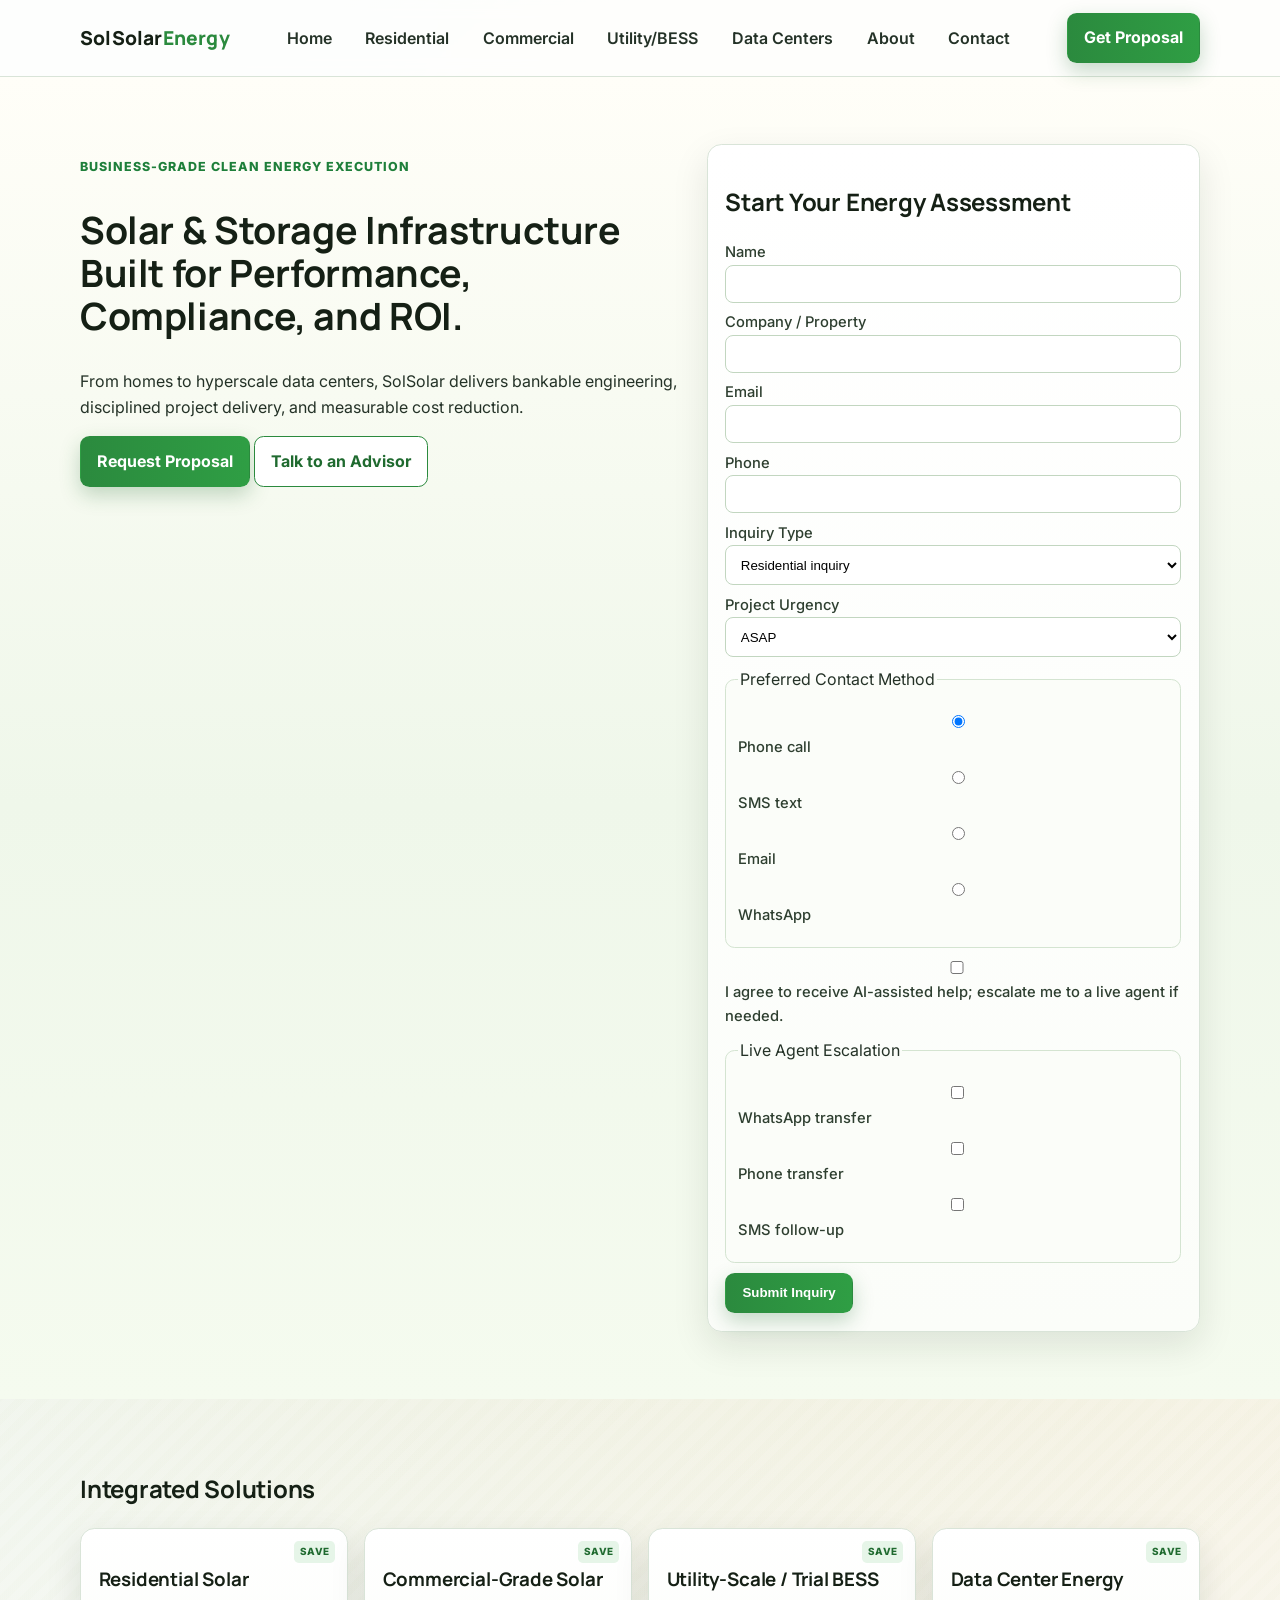
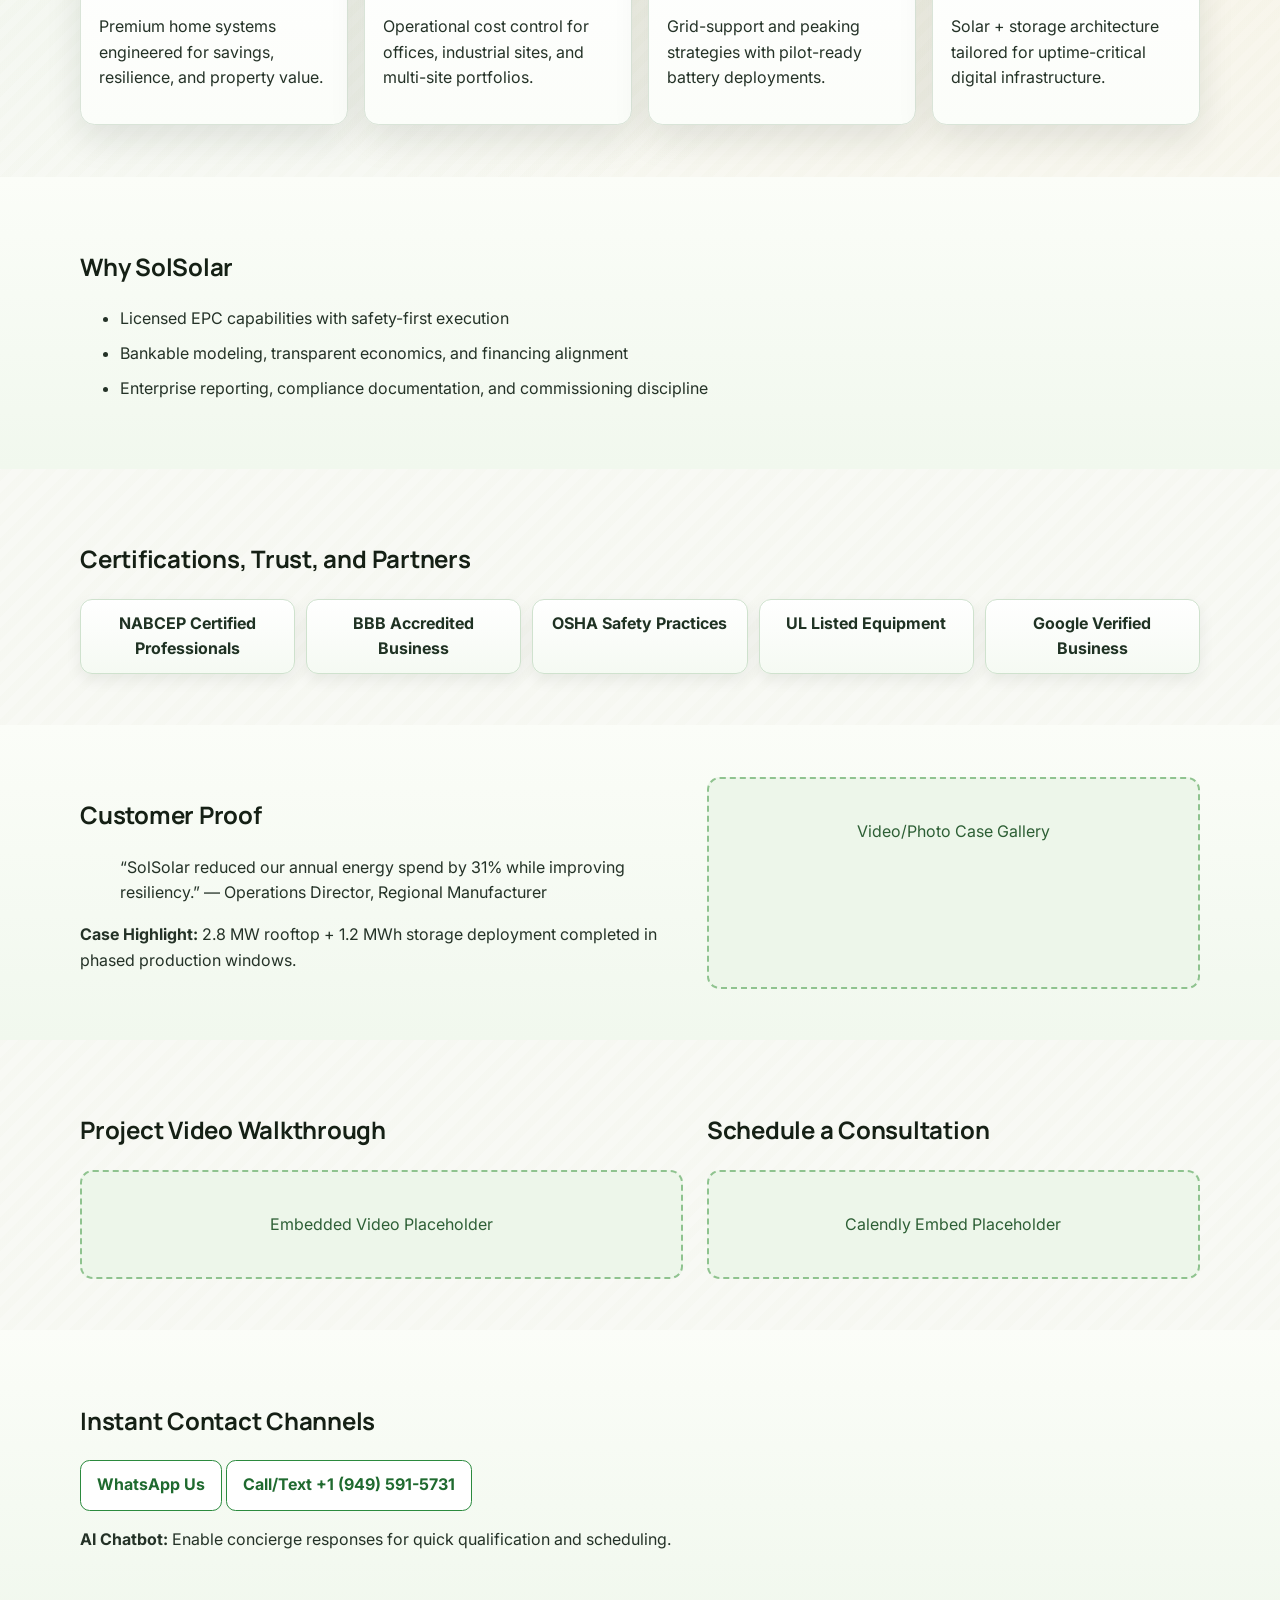
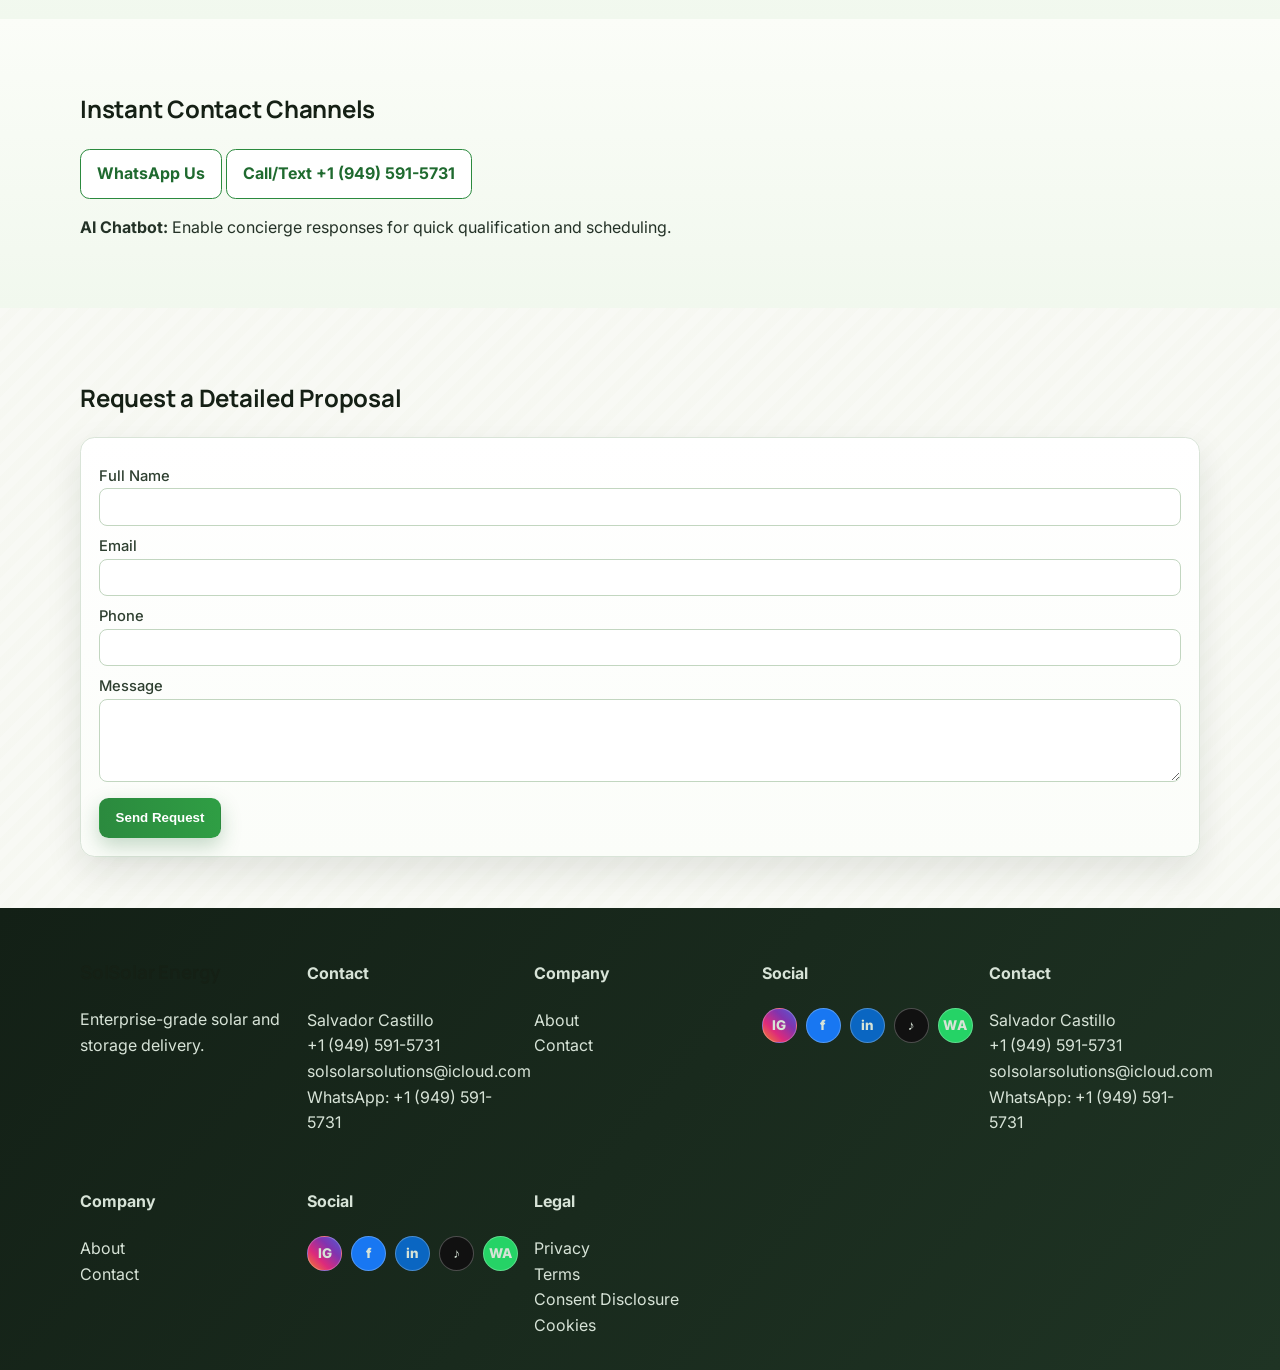
<file: index.html>
<!doctype html>
<html lang="en">
<head>
  <meta charset="UTF-8" />
  <meta name="viewport" content="width=device-width, initial-scale=1.0" />
  <title>SolSolar Energy | Enterprise Solar & Storage Solutions</title>
  <link rel="preconnect" href="https://fonts.googleapis.com">
  <link rel="preconnect" href="https://fonts.gstatic.com" crossorigin>
  <link href="https://fonts.googleapis.com/css2?family=Inter:wght@400;500;600;700;800&family=Manrope:wght@600;700;800&display=swap" rel="stylesheet">
  <link rel="stylesheet" href="css/styles.css" />
</head>
<body>
  <header class="site-header">
    <nav class="container nav" aria-label="Main navigation">
      <a class="brand" href="index.html">SolSolar<span>Energy</span></a>
      <button class="menu-toggle" aria-expanded="false" aria-controls="nav-links">Menu</button>
      <ul id="nav-links" class="nav-links">
        <li><a href="index.html">Home</a></li>
        <li><a href="pages/residential.html">Residential</a></li>
        <li><a href="pages/commercial.html">Commercial</a></li>
        <li><a href="pages/utility-bess.html">Utility/BESS</a></li>
        <li><a href="pages/data-center.html">Data Centers</a></li>
        <li><a href="pages/about.html">About</a></li>
        <li><a href="pages/contact.html">Contact</a></li>
      </ul>
      <a class="btn btn-primary" href="#lead-form">Get Proposal</a>
    </nav>
  </header>

  <main>
    <section class="hero">
      <div class="container grid-2">
        <div>
          <p class="eyebrow">Business-grade clean energy execution</p>
          <h1>Solar & Storage Infrastructure Built for Performance, Compliance, and ROI.</h1>
          <p>From homes to hyperscale data centers, SolSolar delivers bankable engineering, disciplined project delivery, and measurable cost reduction.</p>
          <div class="cta-row">
            <a class="btn btn-primary" href="#lead-form">Request Proposal</a>
            <a class="btn btn-secondary" href="pages/contact.html">Talk to an Advisor</a>
          </div>
        </div>
        <form id="lead-form" class="card form-card" aria-label="Quick lead form">
          <h2>Start Your Energy Assessment</h2>
          <label>Name <input required type="text" name="name"></label>
          <label>Company / Property <input required type="text" name="company"></label>
          <label>Email <input required type="email" name="email"></label>
          <label>Phone <input required type="tel" name="phone"></label>
          <label>Inquiry Type
            <select name="inquiry_type" required>
              <option>Residential inquiry</option>
              <option>Commercial inquiry</option>
              <option>Utility/BESS inquiry</option>
              <option>Data center inquiry</option>
              <option>Need solar ASAP (fast-track)</option>
            </select>
          </label>
          <label>Project Urgency
            <select name="urgency" required>
              <option>ASAP</option><option>30 days</option><option>3-6 months</option><option>Exploring options</option>
            </select>
          </label>
          <fieldset>
            <legend>Preferred Contact Method</legend>
            <label><input type="radio" name="contact_pref" checked> Phone call</label>
            <label><input type="radio" name="contact_pref"> SMS text</label>
            <label><input type="radio" name="contact_pref"> Email</label>
            <label><input type="radio" name="contact_pref"> WhatsApp</label>
          </fieldset>
          <label><input type="checkbox" required> I agree to receive AI-assisted help; escalate me to a live agent if needed.</label>
          <fieldset>
            <legend>Live Agent Escalation</legend>
            <label><input type="checkbox"> WhatsApp transfer</label>
            <label><input type="checkbox"> Phone transfer</label>
            <label><input type="checkbox"> SMS follow-up</label>
          </fieldset>
          <button class="btn btn-primary" type="submit">Submit Inquiry</button>
          <!-- CRM/Webhook integration point: POST form data to your endpoint -->
        </form>
      </div>
    </section>

    <section class="section container">
      <h2>Integrated Solutions</h2>
      <div class="cards-4">
        <a class="card" href="pages/residential.html"><h3>Residential Solar</h3><p>Premium home systems engineered for savings, resilience, and property value.</p></a>
        <a class="card" href="pages/commercial.html"><h3>Commercial-Grade Solar</h3><p>Operational cost control for offices, industrial sites, and multi-site portfolios.</p></a>
        <a class="card" href="pages/utility-bess.html"><h3>Utility-Scale / Trial BESS</h3><p>Grid-support and peaking strategies with pilot-ready battery deployments.</p></a>
        <a class="card" href="pages/data-center.html"><h3>Data Center Energy</h3><p>Solar + storage architecture tailored for uptime-critical digital infrastructure.</p></a>
      </div>
    </section>

    <section class="section alt"><div class="container"><h2>Why SolSolar</h2><ul class="icon-list"><li>Licensed EPC capabilities with safety-first execution</li><li>Bankable modeling, transparent economics, and financing alignment</li><li>Enterprise reporting, compliance documentation, and commissioning discipline</li></ul></div></section>
    <section class="section container">
      <h2>Certifications, Trust, and Partners</h2>
      <div class="trust-badges" aria-label="Trust badges">
        <span class="trust-badge" title="North American Board of Certified Energy Practitioners">NABCEP Certified Professionals</span>
        <span class="trust-badge" title="Better Business Bureau">BBB Accredited Business</span>
        <span class="trust-badge" title="Occupational Safety and Health Administration">OSHA Safety Practices</span>
        <span class="trust-badge" title="Underwriters Laboratories">UL Listed Equipment</span>
        <span class="trust-badge" title="Google Business Profile">Google Verified Business</span>
      </div>
    </section>
    <section class="section alt"><div class="container grid-2"><div><h2>Customer Proof</h2><blockquote>“SolSolar reduced our annual energy spend by 31% while improving resiliency.” — Operations Director, Regional Manufacturer</blockquote><p><strong>Case Highlight:</strong> 2.8 MW rooftop + 1.2 MWh storage deployment completed in phased production windows.</p></div><div class="media">Video/Photo Case Gallery</div></div></section>
    <section class="section container grid-2"><div><h2>Project Video Walkthrough</h2><div class="media">Embedded Video Placeholder</div><!-- Calendly integration point below --></div><div><h2>Schedule a Consultation</h2><div class="media">Calendly Embed Placeholder</div><!-- Calendly embed script goes here --></div></section>
    <section class="section alt"><div class="container"><h2>Instant Contact Channels</h2><p><a class="btn btn-secondary" href="https://api.whatsapp.com/send?phone=19495915731&text=Hi%20Salvador%2C%20I%20want%20a%20solar%20quote." target="_blank" rel="noopener">WhatsApp Us</a> <a class="btn btn-secondary" href="tel:+19495915731">Call/Text +1 (949) 591-5731</a></p><!-- WhatsApp deep link integration point --><p><strong>AI Chatbot:</strong> Enable concierge responses for quick qualification and scheduling. <!-- AI chatbot widget integration point --></p></div></section>
    <section class="section alt"><div class="container"><h2>Instant Contact Channels</h2><p><a class="btn btn-secondary" href="https://wa.me/19495915731" target="_blank" rel="noopener">WhatsApp Us</a> <a class="btn btn-secondary" href="tel:+19495915731">Call/Text +1 (949) 591-5731</a></p><!-- WhatsApp deep link integration point --><p><strong>AI Chatbot:</strong> Enable concierge responses for quick qualification and scheduling. <!-- AI chatbot widget integration point --></p></div></section>

    <section class="section container">
      <h2>Request a Detailed Proposal</h2>
      <form class="card form-card">
        <label>Full Name <input required type="text"></label>
        <label>Email <input required type="email"></label>
        <label>Phone <input required type="tel"></label>
        <label>Message <textarea rows="4"></textarea></label>
        <button class="btn btn-primary" type="submit">Send Request</button>
      </form>
    </section>
  </main>

  <footer class="site-footer">
    <div class="container footer-grid">
      <div><h3>SolSolar Energy</h3><p>Enterprise-grade solar and storage delivery.</p></div>
      <div><h4>Contact</h4><p>Salvador Castillo<br>+1 (949) 591-5731<br>solsolarsolutions@icloud.com<br><a href="https://api.whatsapp.com/send?phone=19495915731&text=Hi%20Salvador%2C%20I%20want%20a%20solar%20quote." target="_blank" rel="noopener">WhatsApp: +1 (949) 591-5731</a></p></div>
      <div><h4>Company</h4><a href="pages/about.html">About</a><br><a href="pages/contact.html">Contact</a></div>
      <div>
        <h4>Social</h4>
        <div class="social-links" aria-label="Social media">
          <a class="social-btn instagram" href="https://www.instagram.com/" target="_blank" rel="noopener" aria-label="Instagram">IG</a>
          <a class="social-btn facebook" href="https://www.facebook.com/" target="_blank" rel="noopener" aria-label="Facebook">f</a>
          <a class="social-btn linkedin" href="https://www.linkedin.com/" target="_blank" rel="noopener" aria-label="LinkedIn">in</a>
          <a class="social-btn tiktok" href="https://www.tiktok.com/" target="_blank" rel="noopener" aria-label="TikTok">♪</a>
          <a class="social-btn whatsapp" href="https://wa.me/19495915731" target="_blank" rel="noopener" aria-label="WhatsApp">WA</a>
        </div>
      </div>
      <div><h4>Contact</h4><p>Salvador Castillo<br>+1 (949) 591-5731<br>solsolarsolutions@icloud.com<br><a href="https://wa.me/19495915731" target="_blank" rel="noopener">WhatsApp: +1 (949) 591-5731</a></p></div>
      <div><h4>Company</h4><a href="pages/about.html">About</a><br><a href="pages/contact.html">Contact</a></div>
      <div>
        <h4>Social</h4>
        <div class="social-links" aria-label="Social media">
          <a class="social-btn instagram" href="https://www.instagram.com/" target="_blank" rel="noopener" aria-label="Instagram">IG</a>
          <a class="social-btn facebook" href="https://www.facebook.com/" target="_blank" rel="noopener" aria-label="Facebook">f</a>
          <a class="social-btn linkedin" href="https://www.linkedin.com/" target="_blank" rel="noopener" aria-label="LinkedIn">in</a>
          <a class="social-btn tiktok" href="https://www.tiktok.com/" target="_blank" rel="noopener" aria-label="TikTok">♪</a>
          <a class="social-btn whatsapp" href="https://wa.me/19495915731" target="_blank" rel="noopener" aria-label="WhatsApp">WA</a>
        </div>
      </div>
      <div><h4>Legal</h4><a href="legal/privacy.html">Privacy</a><br><a href="legal/terms.html">Terms</a><br><a href="legal/consent.html">Consent Disclosure</a><br><a href="legal/cookies.html">Cookies</a></div>
    </div>
  </footer>
  <script src="js/main.js"></script>
</body>
</html>
</file>
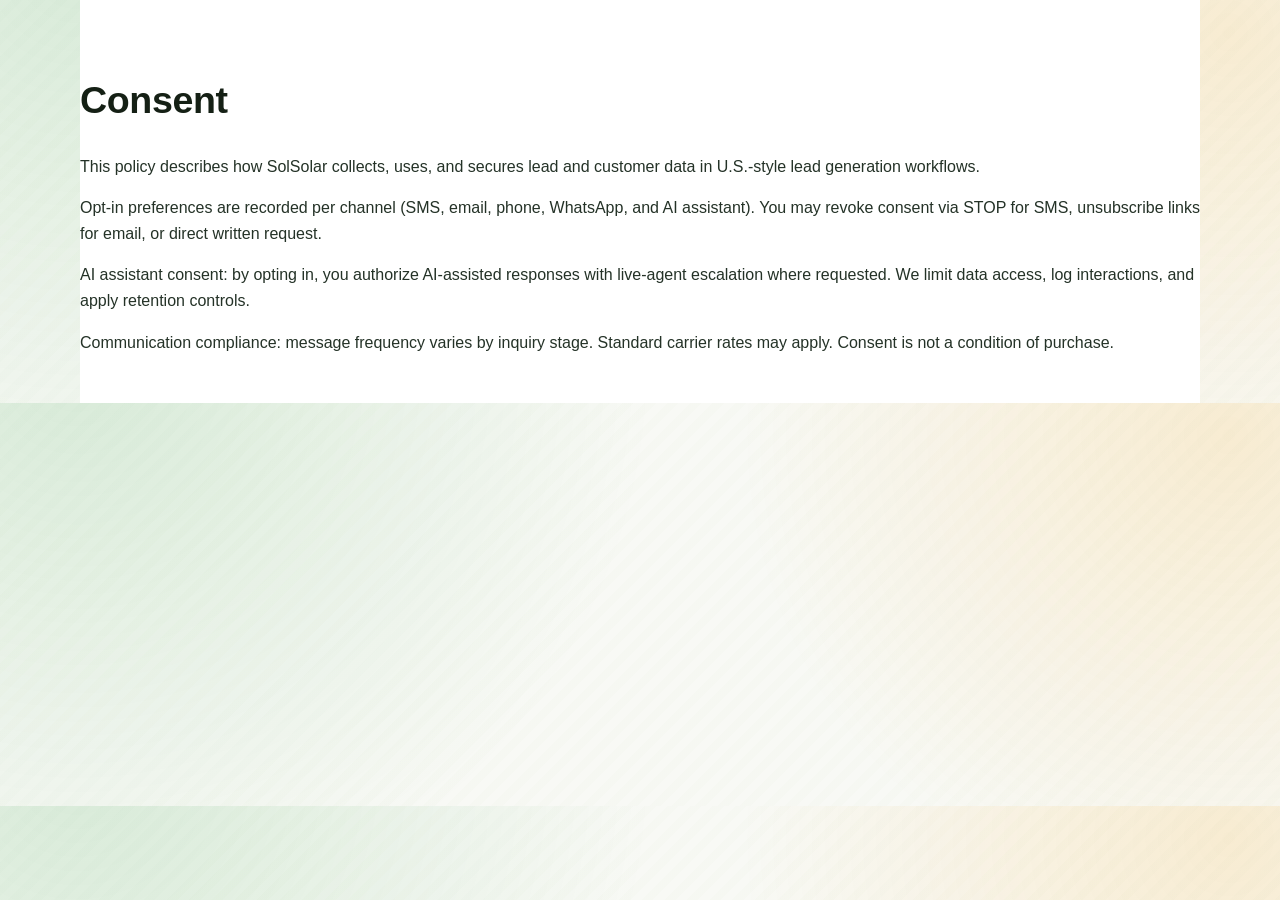
<file: legal/consent.html>
<!doctype html><html lang='en'><head><meta charset='UTF-8'><meta name='viewport' content='width=device-width,initial-scale=1'><title>Consent | SolSolar Legal</title><link rel='stylesheet' href='../css/styles.css'></head><body><main class='container'><section class='page-hero'><h1>Consent</h1><p>This policy describes how SolSolar collects, uses, and secures lead and customer data in U.S.-style lead generation workflows.</p><p>Opt-in preferences are recorded per channel (SMS, email, phone, WhatsApp, and AI assistant). You may revoke consent via STOP for SMS, unsubscribe links for email, or direct written request.</p><p>AI assistant consent: by opting in, you authorize AI-assisted responses with live-agent escalation where requested. We limit data access, log interactions, and apply retention controls.</p><p>Communication compliance: message frequency varies by inquiry stage. Standard carrier rates may apply. Consent is not a condition of purchase.</p></section></main></body></html>
</file>
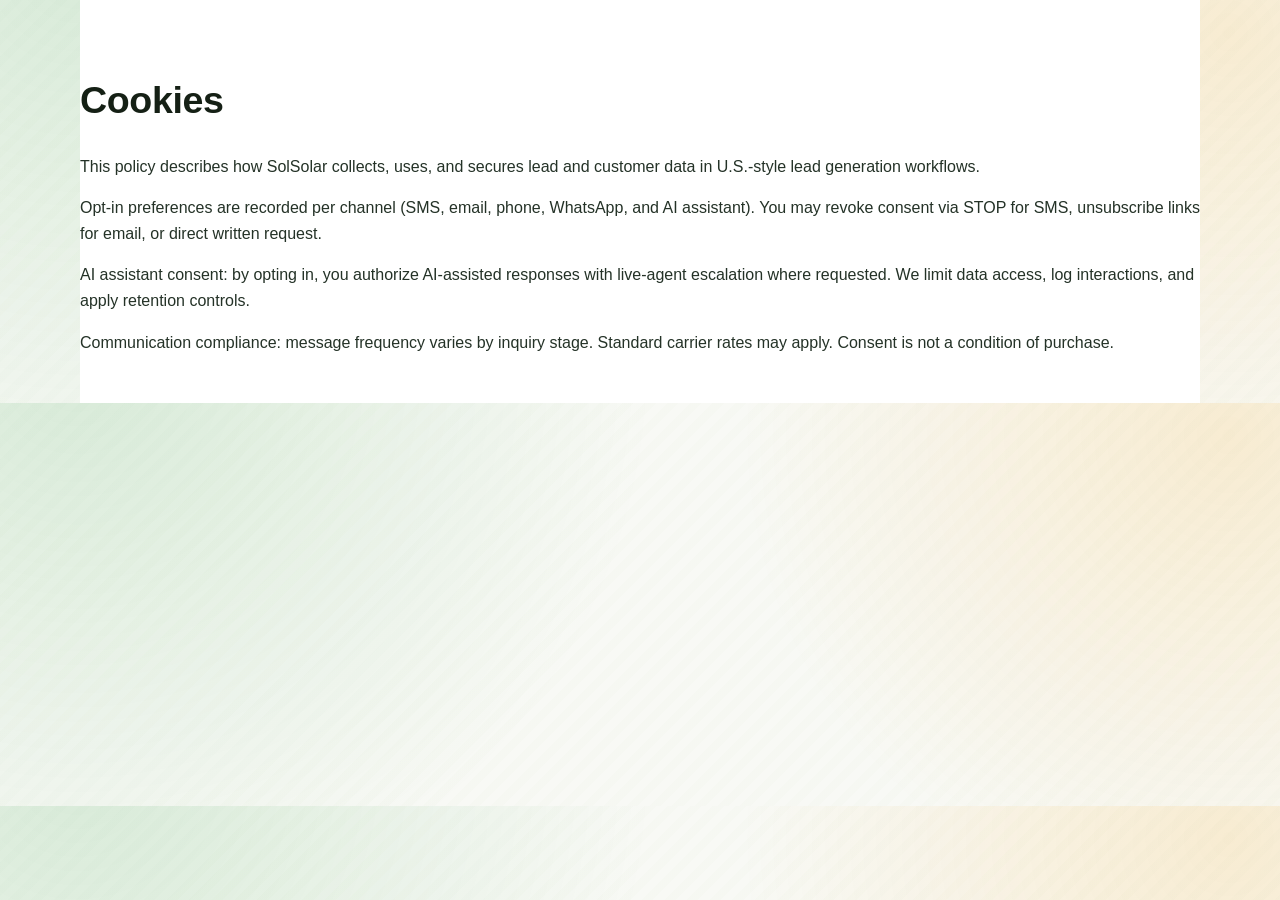
<file: legal/cookies.html>
<!doctype html><html lang='en'><head><meta charset='UTF-8'><meta name='viewport' content='width=device-width,initial-scale=1'><title>Cookies | SolSolar Legal</title><link rel='stylesheet' href='../css/styles.css'></head><body><main class='container'><section class='page-hero'><h1>Cookies</h1><p>This policy describes how SolSolar collects, uses, and secures lead and customer data in U.S.-style lead generation workflows.</p><p>Opt-in preferences are recorded per channel (SMS, email, phone, WhatsApp, and AI assistant). You may revoke consent via STOP for SMS, unsubscribe links for email, or direct written request.</p><p>AI assistant consent: by opting in, you authorize AI-assisted responses with live-agent escalation where requested. We limit data access, log interactions, and apply retention controls.</p><p>Communication compliance: message frequency varies by inquiry stage. Standard carrier rates may apply. Consent is not a condition of purchase.</p></section></main></body></html>
</file>
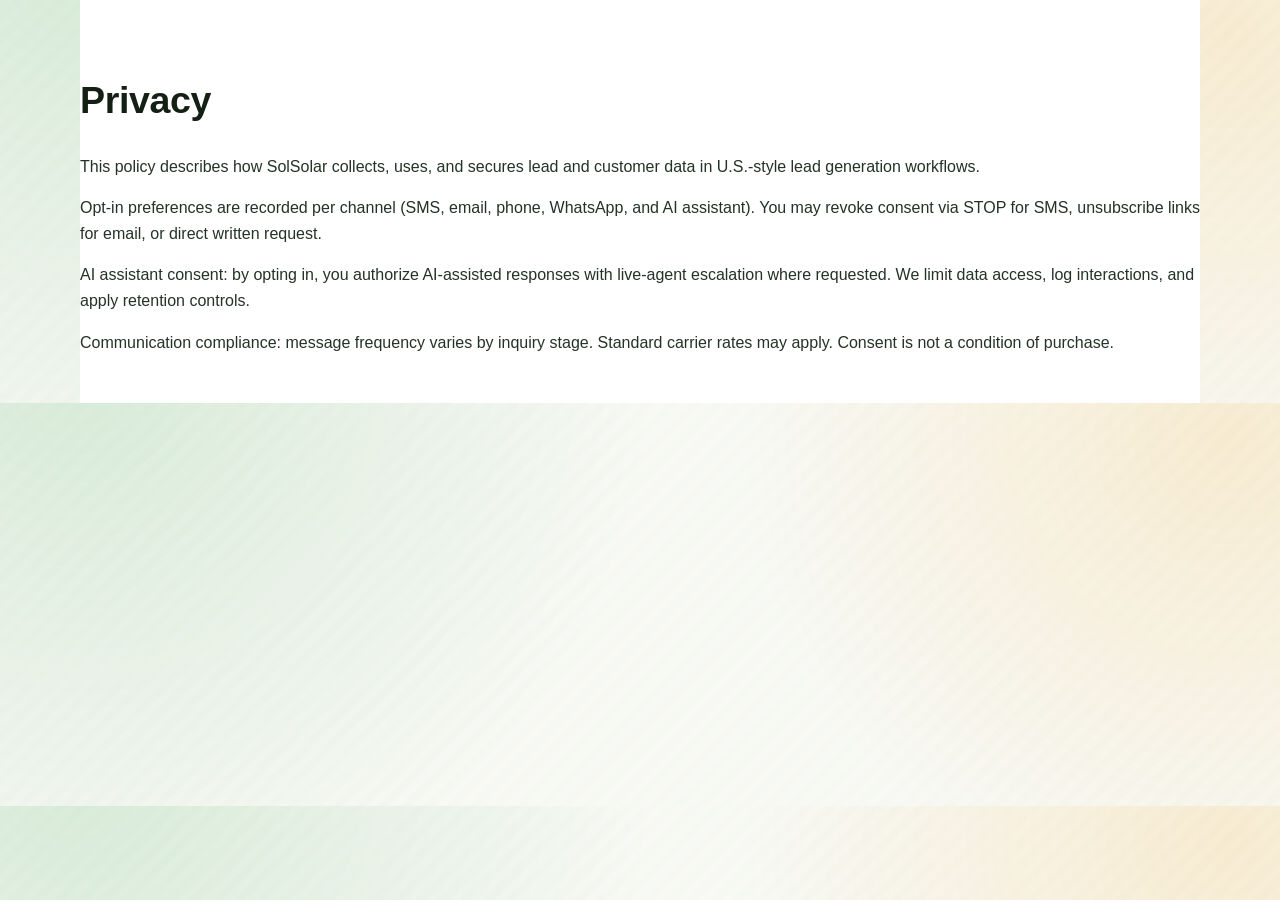
<file: legal/privacy.html>
<!doctype html><html lang='en'><head><meta charset='UTF-8'><meta name='viewport' content='width=device-width,initial-scale=1'><title>Privacy | SolSolar Legal</title><link rel='stylesheet' href='../css/styles.css'></head><body><main class='container'><section class='page-hero'><h1>Privacy</h1><p>This policy describes how SolSolar collects, uses, and secures lead and customer data in U.S.-style lead generation workflows.</p><p>Opt-in preferences are recorded per channel (SMS, email, phone, WhatsApp, and AI assistant). You may revoke consent via STOP for SMS, unsubscribe links for email, or direct written request.</p><p>AI assistant consent: by opting in, you authorize AI-assisted responses with live-agent escalation where requested. We limit data access, log interactions, and apply retention controls.</p><p>Communication compliance: message frequency varies by inquiry stage. Standard carrier rates may apply. Consent is not a condition of purchase.</p></section></main></body></html>
</file>
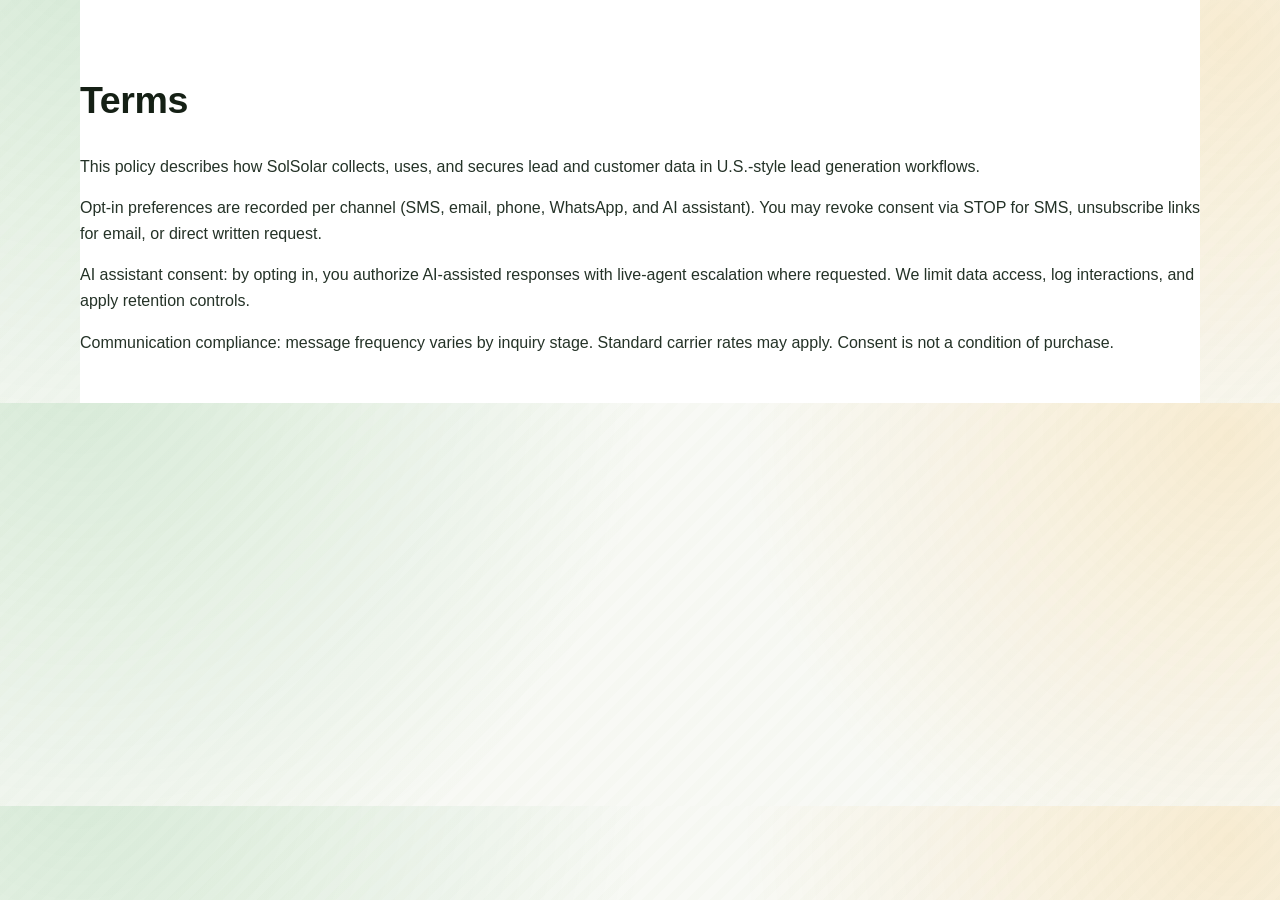
<file: legal/terms.html>
<!doctype html><html lang='en'><head><meta charset='UTF-8'><meta name='viewport' content='width=device-width,initial-scale=1'><title>Terms | SolSolar Legal</title><link rel='stylesheet' href='../css/styles.css'></head><body><main class='container'><section class='page-hero'><h1>Terms</h1><p>This policy describes how SolSolar collects, uses, and secures lead and customer data in U.S.-style lead generation workflows.</p><p>Opt-in preferences are recorded per channel (SMS, email, phone, WhatsApp, and AI assistant). You may revoke consent via STOP for SMS, unsubscribe links for email, or direct written request.</p><p>AI assistant consent: by opting in, you authorize AI-assisted responses with live-agent escalation where requested. We limit data access, log interactions, and apply retention controls.</p><p>Communication compliance: message frequency varies by inquiry stage. Standard carrier rates may apply. Consent is not a condition of purchase.</p></section></main></body></html>
</file>
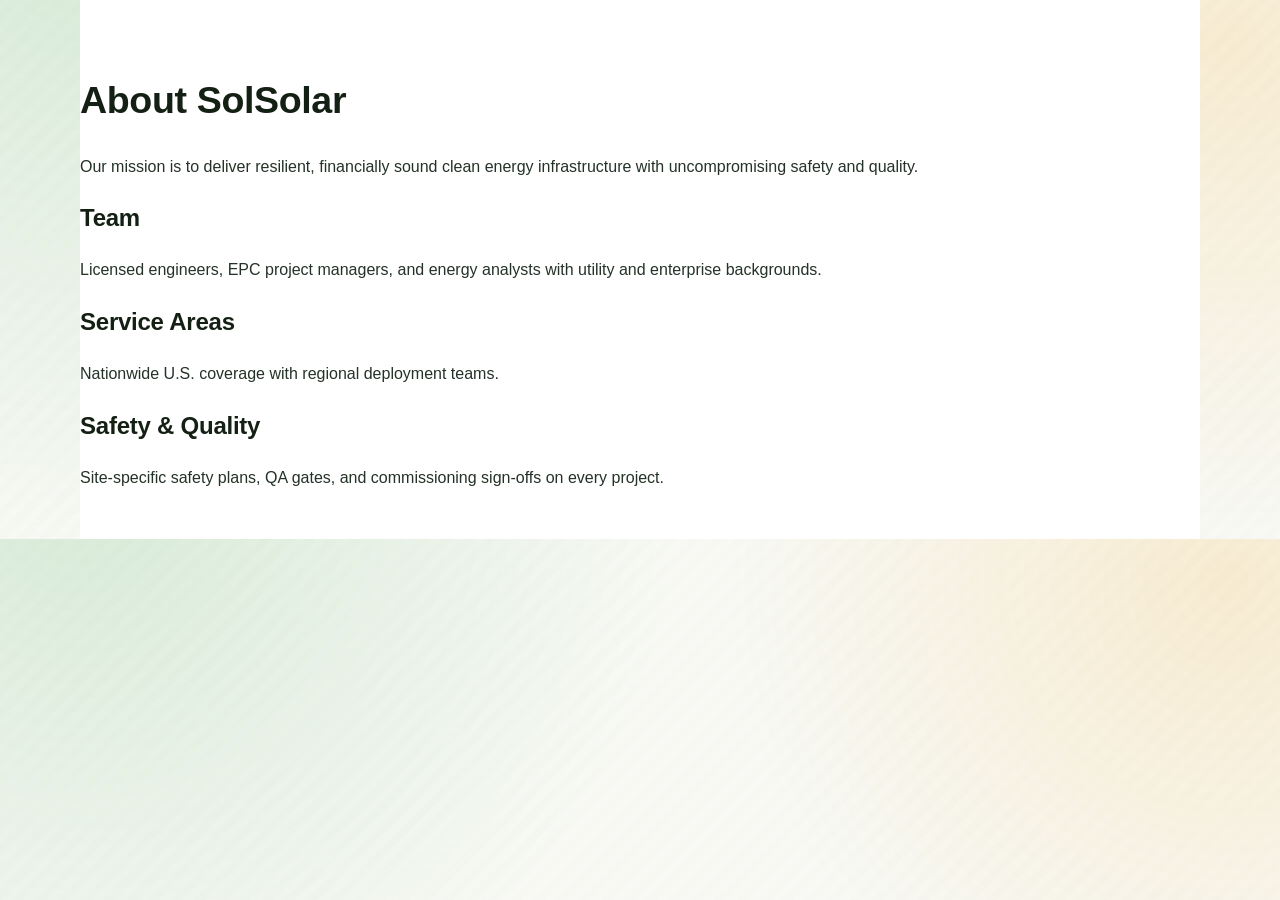
<file: pages/about.html>
<!doctype html><html lang='en'><head><meta charset='UTF-8'><meta name='viewport' content='width=device-width,initial-scale=1'><title>About | SolSolar</title><link rel='stylesheet' href='../css/styles.css'></head><body><main class='container'><section class='page-hero'><h1>About SolSolar</h1><p>Our mission is to deliver resilient, financially sound clean energy infrastructure with uncompromising safety and quality.</p><h2>Team</h2><p>Licensed engineers, EPC project managers, and energy analysts with utility and enterprise backgrounds.</p><h2>Service Areas</h2><p>Nationwide U.S. coverage with regional deployment teams.</p><h2>Safety & Quality</h2><p>Site-specific safety plans, QA gates, and commissioning sign-offs on every project.</p></section></main></body></html>
</file>
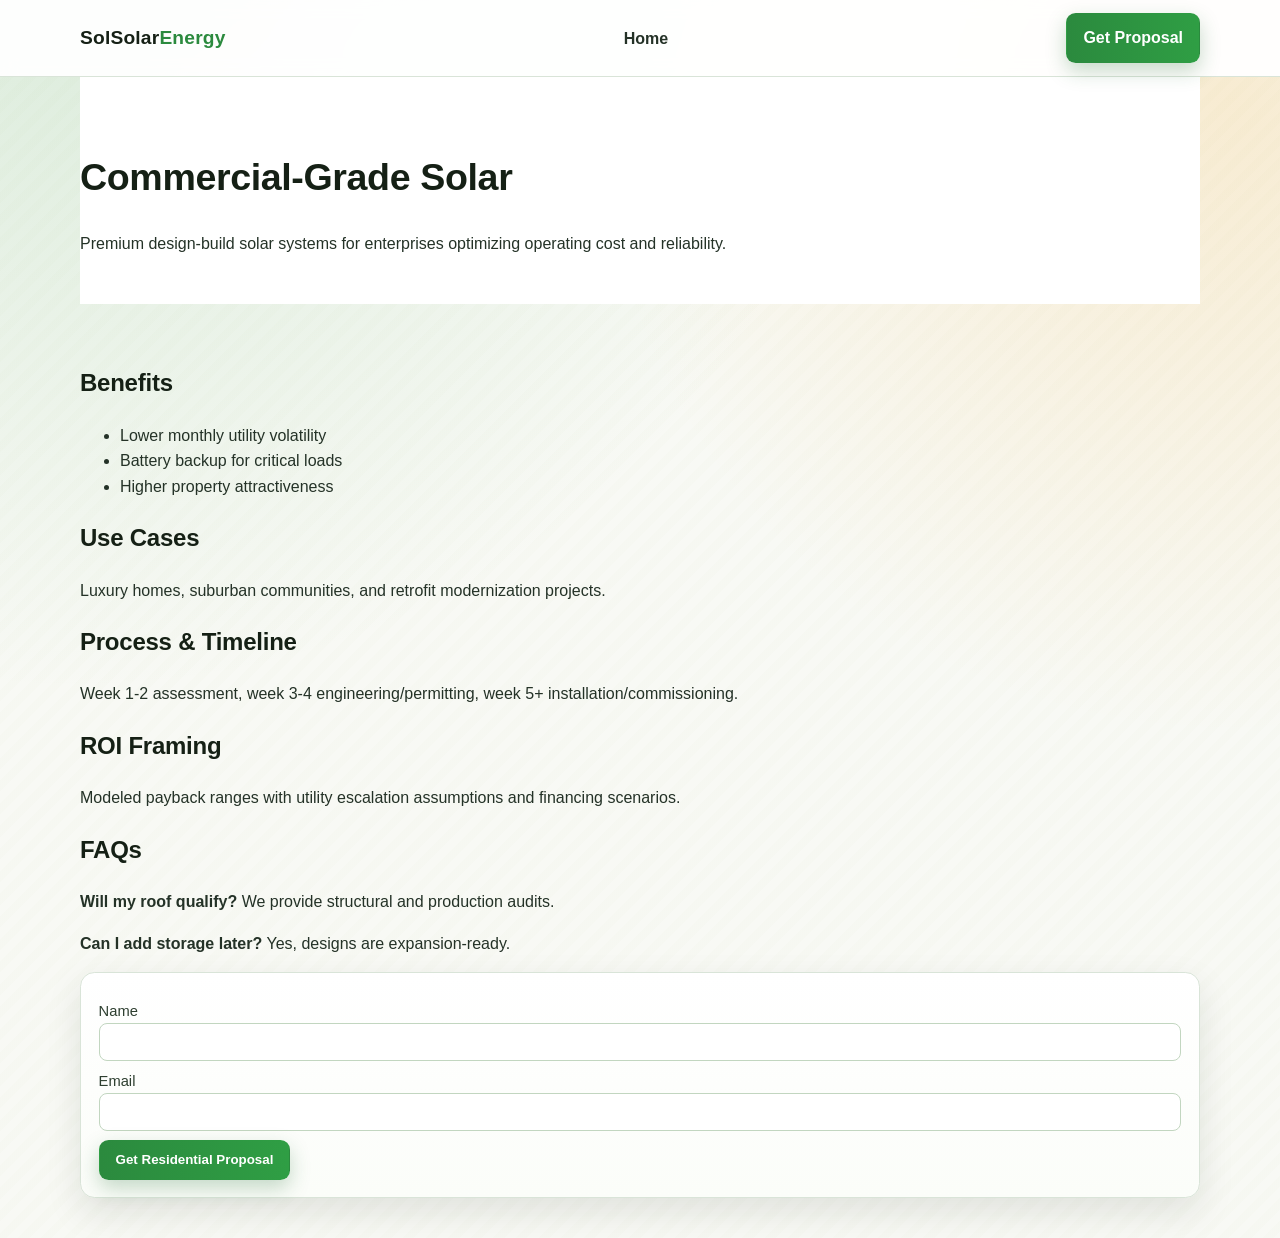
<file: pages/commercial.html>
<!doctype html><html lang='en'><head><meta charset='UTF-8'><meta name='viewport' content='width=device-width,initial-scale=1'><title>Commercial-Grade Solar | SolSolar</title><link rel='stylesheet' href='../css/styles.css'></head><body><header class='site-header'><nav class='container nav'><a class='brand' href='../index.html'>SolSolar<span>Energy</span></a><ul class='nav-links open'><li><a href='../index.html'>Home</a></li></ul><a class='btn btn-primary' href='../pages/contact.html'>Get Proposal</a></nav></header><main class='container'><section class='page-hero'><h1>Commercial-Grade Solar</h1><p>Premium design-build solar systems for enterprises optimizing operating cost and reliability.</p></section><section class='content-section'><h2>Benefits</h2><ul><li>Lower monthly utility volatility</li><li>Battery backup for critical loads</li><li>Higher property attractiveness</li></ul><h2>Use Cases</h2><p>Luxury homes, suburban communities, and retrofit modernization projects.</p><h2>Process & Timeline</h2><p>Week 1-2 assessment, week 3-4 engineering/permitting, week 5+ installation/commissioning.</p><h2>ROI Framing</h2><p>Modeled payback ranges with utility escalation assumptions and financing scenarios.</p><h2>FAQs</h2><p><strong>Will my roof qualify?</strong> We provide structural and production audits.</p><p><strong>Can I add storage later?</strong> Yes, designs are expansion-ready.</p><form class='card form-card'><label>Name<input required></label><label>Email<input type='email' required></label><button class='btn btn-primary'>Get Residential Proposal</button></form></section></main></body></html>
</file>
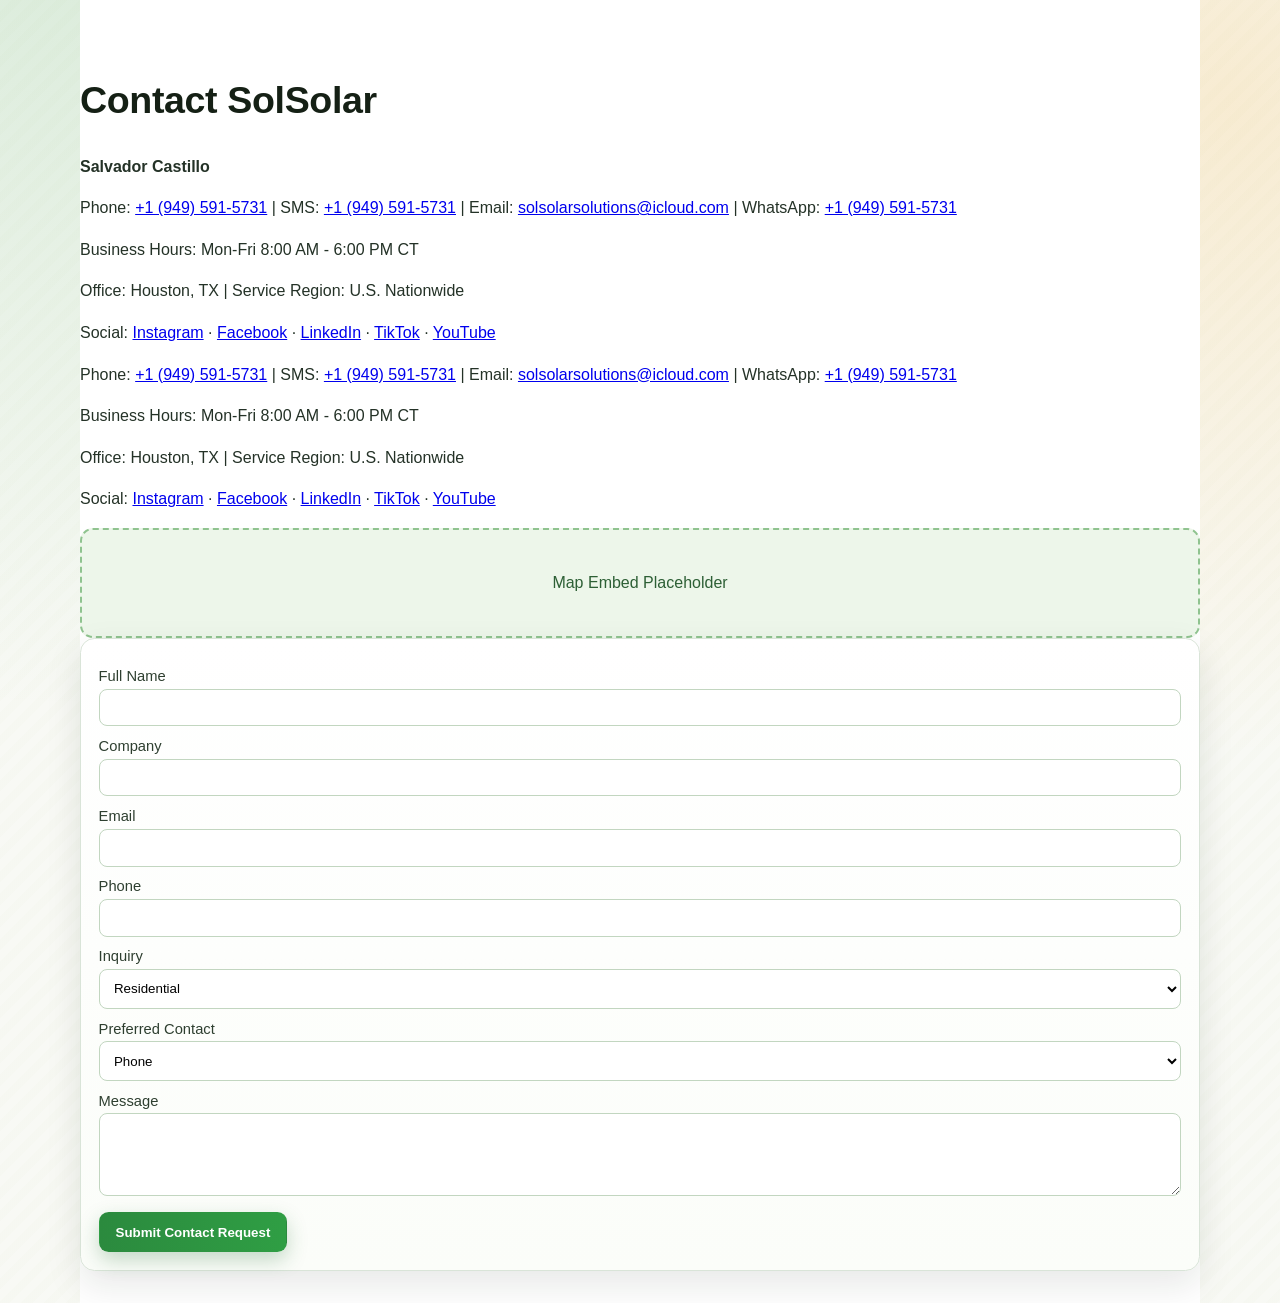
<file: pages/contact.html>
<!doctype html>
<html lang='en'>
<head>
  <meta charset='UTF-8'>
  <meta name='viewport' content='width=device-width,initial-scale=1'>
  <title>Contact | SolSolar</title>
  <link rel='stylesheet' href='../css/styles.css'>
</head>
<body>
  <main class='container'>
    <section class='page-hero'>
      <h1>Contact SolSolar</h1>
      <p><strong>Salvador Castillo</strong></p>
      <p>Phone: <a href='tel:+19495915731'>+1 (949) 591-5731</a> | SMS: <a href='sms:+19495915731'>+1 (949) 591-5731</a> | Email: <a href='mailto:solsolarsolutions@icloud.com'>solsolarsolutions@icloud.com</a> | WhatsApp: <a href='https://api.whatsapp.com/send?phone=19495915731&text=Hi%20Salvador%2C%20I%20want%20a%20solar%20quote.' target='_blank' rel='noopener'>+1 (949) 591-5731</a></p>
      <p>Business Hours: Mon-Fri 8:00 AM - 6:00 PM CT</p>
      <p>Office: Houston, TX | Service Region: U.S. Nationwide</p>
      <p>Social: <a href='https://api.whatsapp.com/send?phone=19495915731&text=Hi%20Salvador%2C%20I%20want%20a%20solar%20quote.' target='_blank' rel='noopener'>Instagram</a> · <a href='https://api.whatsapp.com/send?phone=19495915731&text=Hi%20Salvador%2C%20I%20want%20a%20solar%20quote.' target='_blank' rel='noopener'>Facebook</a> · <a href='https://api.whatsapp.com/send?phone=19495915731&text=Hi%20Salvador%2C%20I%20want%20a%20solar%20quote.' target='_blank' rel='noopener'>LinkedIn</a> · <a href='https://api.whatsapp.com/send?phone=19495915731&text=Hi%20Salvador%2C%20I%20want%20a%20solar%20quote.' target='_blank' rel='noopener'>TikTok</a> · <a href='https://api.whatsapp.com/send?phone=19495915731&text=Hi%20Salvador%2C%20I%20want%20a%20solar%20quote.' target='_blank' rel='noopener'>YouTube</a></p>
      <p>Phone: <a href='tel:+19495915731'>+1 (949) 591-5731</a> | SMS: <a href='sms:+19495915731'>+1 (949) 591-5731</a> | Email: <a href='mailto:solsolarsolutions@icloud.com'>solsolarsolutions@icloud.com</a> | WhatsApp: <a href='https://wa.me/19495915731' target='_blank' rel='noopener'>+1 (949) 591-5731</a></p>
      <p>Business Hours: Mon-Fri 8:00 AM - 6:00 PM CT</p>
      <p>Office: Houston, TX | Service Region: U.S. Nationwide</p>
      <p>Social: <a href='https://wa.me/19495915731' target='_blank' rel='noopener'>Instagram</a> · <a href='https://wa.me/19495915731' target='_blank' rel='noopener'>Facebook</a> · <a href='https://wa.me/19495915731' target='_blank' rel='noopener'>LinkedIn</a> · <a href='https://wa.me/19495915731' target='_blank' rel='noopener'>TikTok</a> · <a href='https://wa.me/19495915731' target='_blank' rel='noopener'>YouTube</a></p>
      <div class='media'>Map Embed Placeholder</div>
      <form class='card form-card'>
        <label>Full Name<input required></label>
        <label>Company<input></label>
        <label>Email<input type='email' required></label>
        <label>Phone<input type='tel' required></label>
        <label>Inquiry<select><option>Residential</option><option>Commercial</option><option>Utility/BESS</option><option>Data Center</option><option>Need solar ASAP</option></select></label>
        <label>Preferred Contact<select><option>Phone</option><option>SMS</option><option>Email</option><option>WhatsApp</option></select></label>
        <label>Message<textarea rows='4'></textarea></label>
        <button class='btn btn-primary'>Submit Contact Request</button>
      </form>
    </section>
  </main>
</body>
</html>
</file>
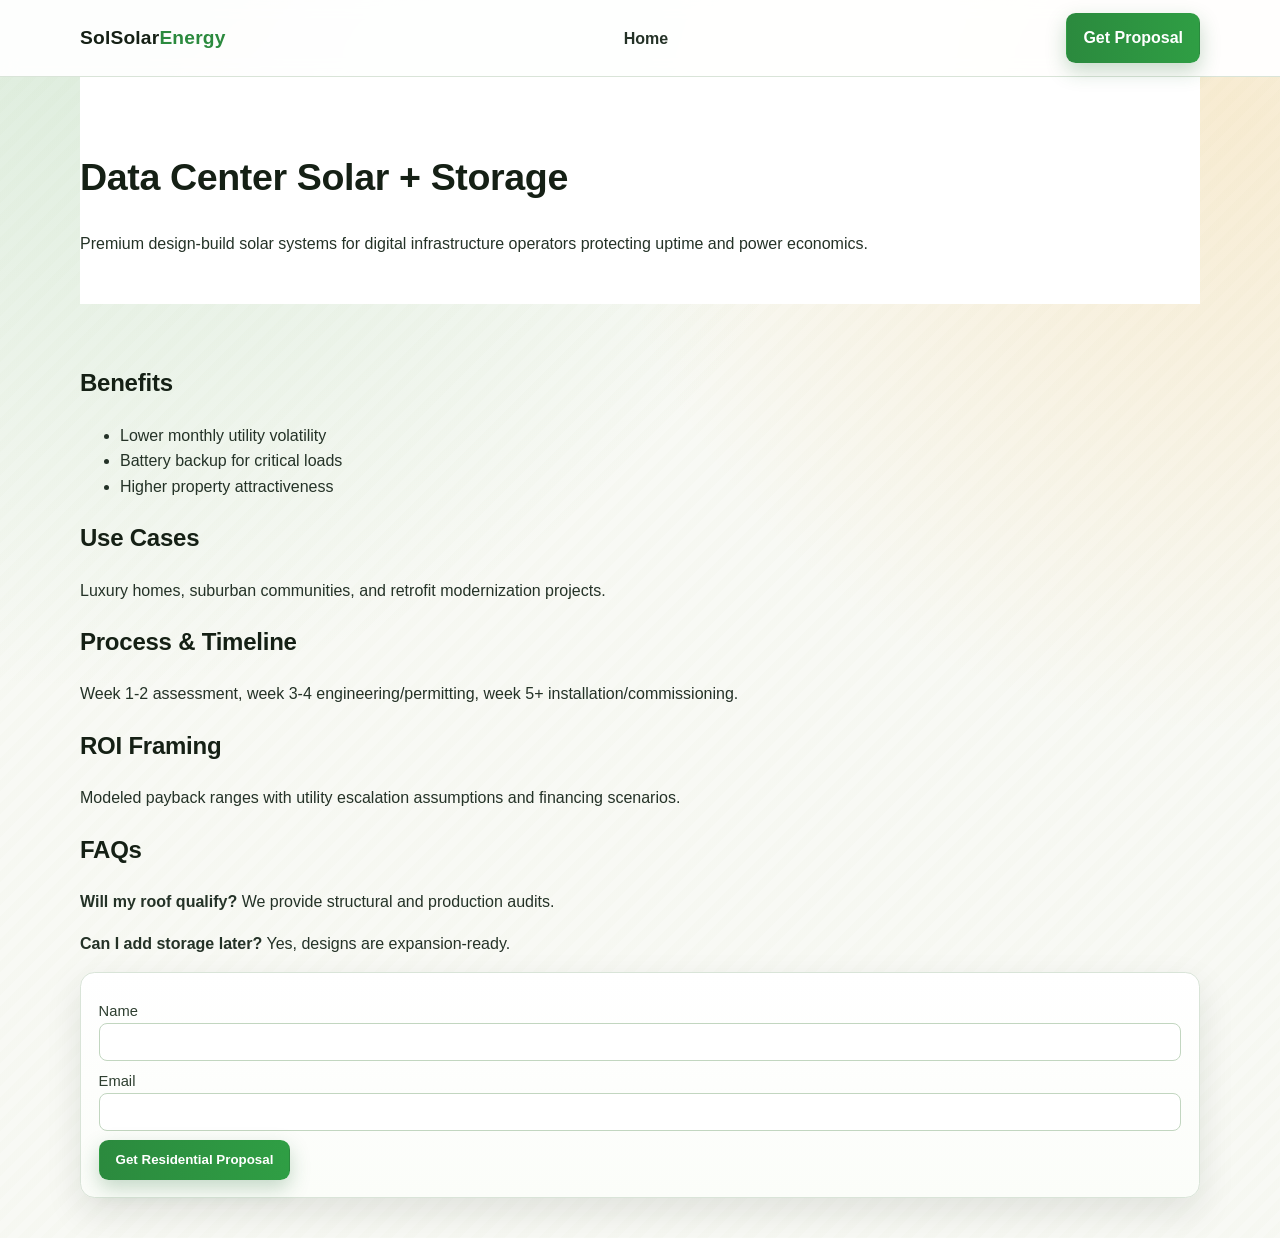
<file: pages/data-center.html>
<!doctype html><html lang='en'><head><meta charset='UTF-8'><meta name='viewport' content='width=device-width,initial-scale=1'><title>Data Center Solar + Storage | SolSolar</title><link rel='stylesheet' href='../css/styles.css'></head><body><header class='site-header'><nav class='container nav'><a class='brand' href='../index.html'>SolSolar<span>Energy</span></a><ul class='nav-links open'><li><a href='../index.html'>Home</a></li></ul><a class='btn btn-primary' href='../pages/contact.html'>Get Proposal</a></nav></header><main class='container'><section class='page-hero'><h1>Data Center Solar + Storage</h1><p>Premium design-build solar systems for digital infrastructure operators protecting uptime and power economics.</p></section><section class='content-section'><h2>Benefits</h2><ul><li>Lower monthly utility volatility</li><li>Battery backup for critical loads</li><li>Higher property attractiveness</li></ul><h2>Use Cases</h2><p>Luxury homes, suburban communities, and retrofit modernization projects.</p><h2>Process & Timeline</h2><p>Week 1-2 assessment, week 3-4 engineering/permitting, week 5+ installation/commissioning.</p><h2>ROI Framing</h2><p>Modeled payback ranges with utility escalation assumptions and financing scenarios.</p><h2>FAQs</h2><p><strong>Will my roof qualify?</strong> We provide structural and production audits.</p><p><strong>Can I add storage later?</strong> Yes, designs are expansion-ready.</p><form class='card form-card'><label>Name<input required></label><label>Email<input type='email' required></label><button class='btn btn-primary'>Get Residential Proposal</button></form></section></main></body></html>
</file>
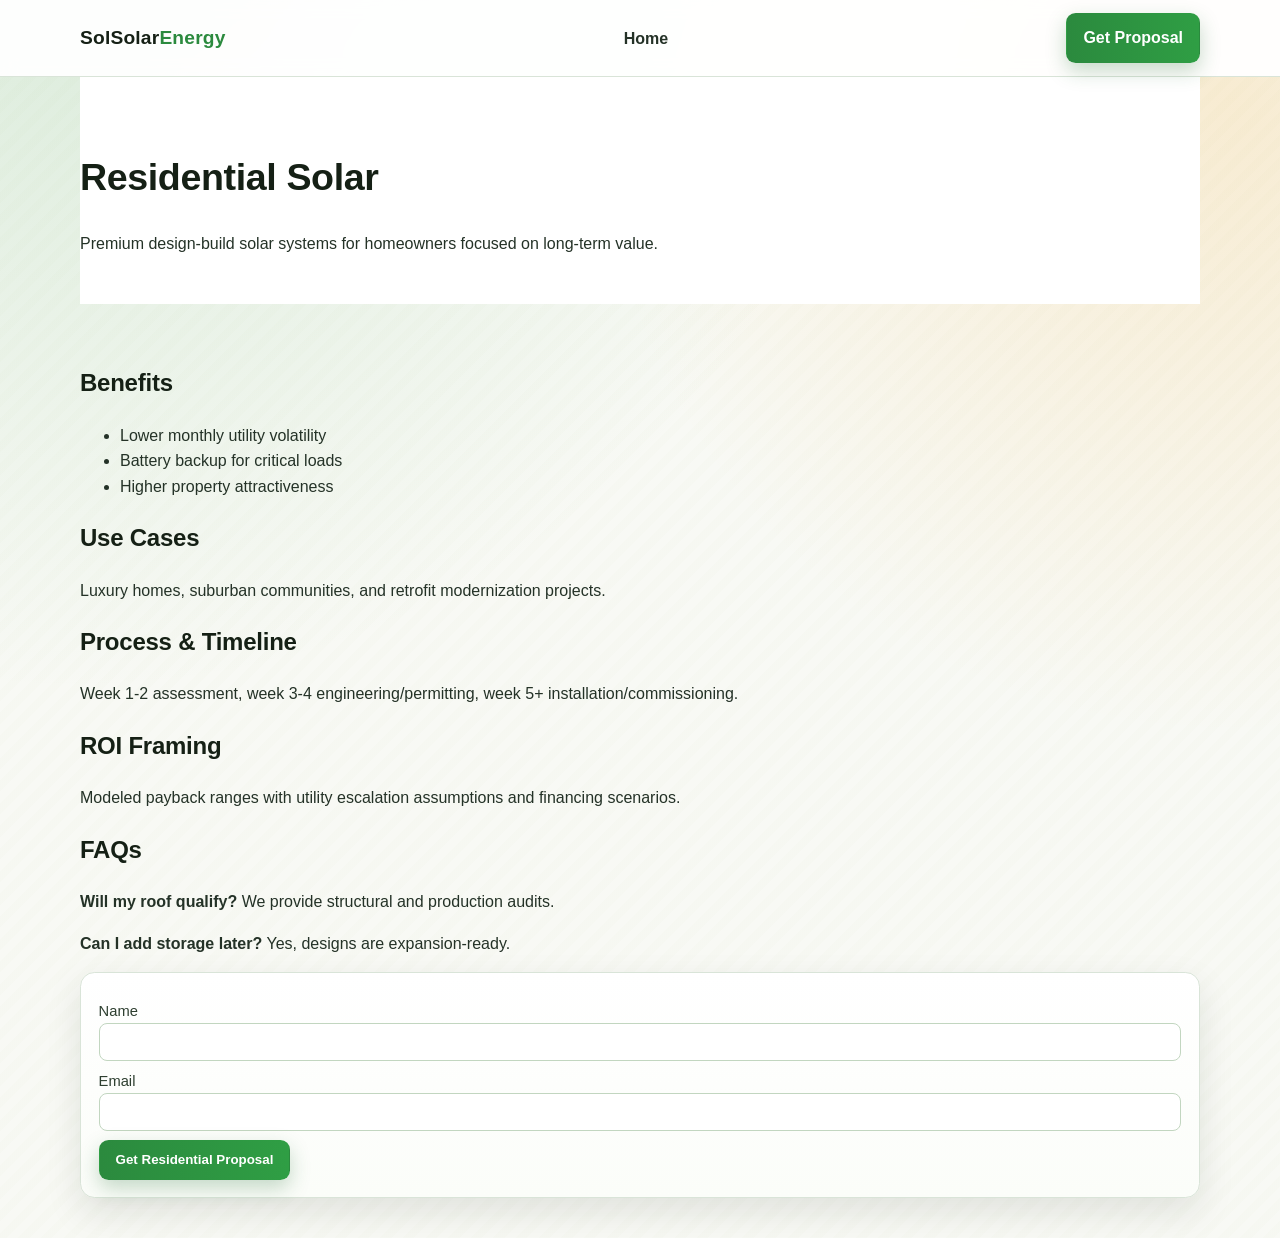
<file: pages/residential.html>
<!doctype html><html lang='en'><head><meta charset='UTF-8'><meta name='viewport' content='width=device-width,initial-scale=1'><title>Residential Solar | SolSolar</title><link rel='stylesheet' href='../css/styles.css'></head><body><header class='site-header'><nav class='container nav'><a class='brand' href='../index.html'>SolSolar<span>Energy</span></a><ul class='nav-links open'><li><a href='../index.html'>Home</a></li></ul><a class='btn btn-primary' href='../pages/contact.html'>Get Proposal</a></nav></header><main class='container'><section class='page-hero'><h1>Residential Solar</h1><p>Premium design-build solar systems for homeowners focused on long-term value.</p></section><section class='content-section'><h2>Benefits</h2><ul><li>Lower monthly utility volatility</li><li>Battery backup for critical loads</li><li>Higher property attractiveness</li></ul><h2>Use Cases</h2><p>Luxury homes, suburban communities, and retrofit modernization projects.</p><h2>Process & Timeline</h2><p>Week 1-2 assessment, week 3-4 engineering/permitting, week 5+ installation/commissioning.</p><h2>ROI Framing</h2><p>Modeled payback ranges with utility escalation assumptions and financing scenarios.</p><h2>FAQs</h2><p><strong>Will my roof qualify?</strong> We provide structural and production audits.</p><p><strong>Can I add storage later?</strong> Yes, designs are expansion-ready.</p><form class='card form-card'><label>Name<input required></label><label>Email<input type='email' required></label><button class='btn btn-primary'>Get Residential Proposal</button></form></section></main></body></html>
</file>
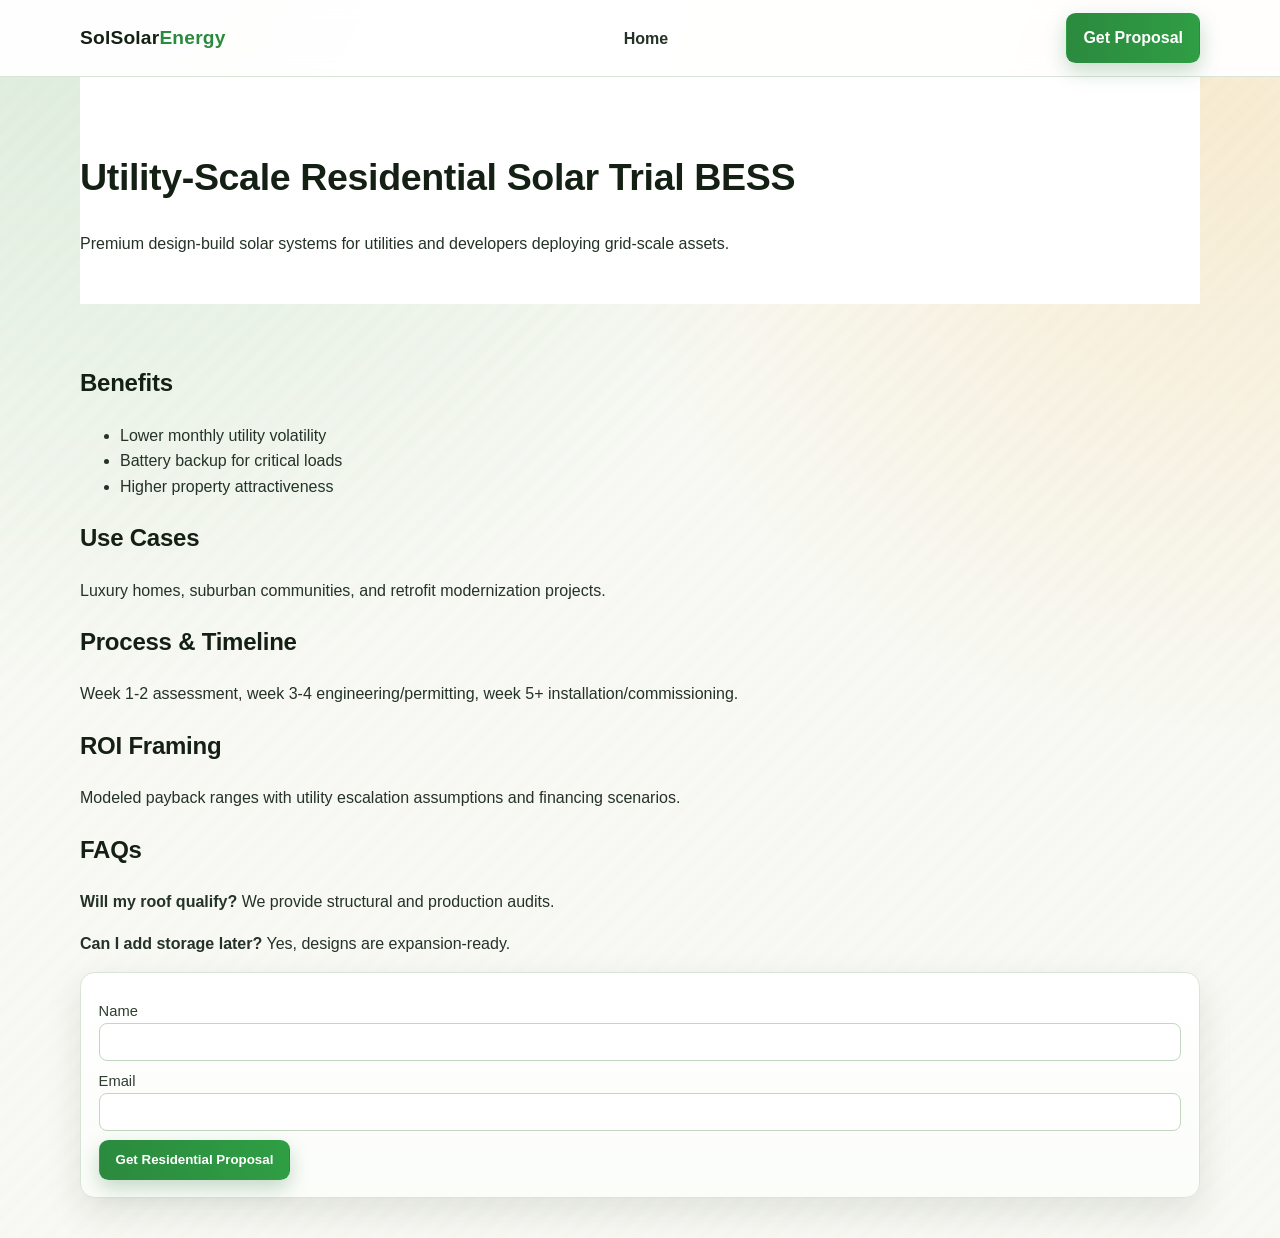
<file: pages/utility-bess.html>
<!doctype html><html lang='en'><head><meta charset='UTF-8'><meta name='viewport' content='width=device-width,initial-scale=1'><title>Utility-Scale Residential Solar Trial BESS | SolSolar</title><link rel='stylesheet' href='../css/styles.css'></head><body><header class='site-header'><nav class='container nav'><a class='brand' href='../index.html'>SolSolar<span>Energy</span></a><ul class='nav-links open'><li><a href='../index.html'>Home</a></li></ul><a class='btn btn-primary' href='../pages/contact.html'>Get Proposal</a></nav></header><main class='container'><section class='page-hero'><h1>Utility-Scale Residential Solar Trial BESS</h1><p>Premium design-build solar systems for utilities and developers deploying grid-scale assets.</p></section><section class='content-section'><h2>Benefits</h2><ul><li>Lower monthly utility volatility</li><li>Battery backup for critical loads</li><li>Higher property attractiveness</li></ul><h2>Use Cases</h2><p>Luxury homes, suburban communities, and retrofit modernization projects.</p><h2>Process & Timeline</h2><p>Week 1-2 assessment, week 3-4 engineering/permitting, week 5+ installation/commissioning.</p><h2>ROI Framing</h2><p>Modeled payback ranges with utility escalation assumptions and financing scenarios.</p><h2>FAQs</h2><p><strong>Will my roof qualify?</strong> We provide structural and production audits.</p><p><strong>Can I add storage later?</strong> Yes, designs are expansion-ready.</p><form class='card form-card'><label>Name<input required></label><label>Email<input type='email' required></label><button class='btn btn-primary'>Get Residential Proposal</button></form></section></main></body></html>
</file>
<file: css/styles.css>
:root{
  --bg:#f6f7f1;
  --text:#243227;
  --heading:#152015;
  --accent:#f59e0b;
  --accent-2:#2f9e44;
  --brand:#2b8a3e;
  --brand-dark:#1f6a2f;
  --success:#1e7f3a;
  --card:#ffffff;
  --muted:#5f6f60;
  --line:#d9e4d8;
  --shadow:0 14px 36px rgba(21,32,21,.10);
}

*{box-sizing:border-box}
body{
  margin:0;
  font-family:Inter,sans-serif;
  background:
    radial-gradient(circle at 6% -10%, rgba(47,158,68,.16), transparent 45%),
    radial-gradient(circle at 96% 8%, rgba(245,158,11,.15), transparent 38%),
    repeating-linear-gradient(135deg, rgba(255,255,255,.25) 0 8px, rgba(247,250,244,.25) 8px 16px),
    var(--bg);
  color:var(--text);
  line-height:1.6;
}

.container{width:min(1120px,92%);margin:auto}
.site-header{
  position:sticky;top:0;z-index:1000;
  background:rgba(255,255,255,.94);
  backdrop-filter:blur(8px);
  border-bottom:1px solid var(--line);
}
.nav{display:flex;align-items:center;justify-content:space-between;padding:.8rem 0;gap:1rem}
.brand{font:800 1.2rem Manrope,sans-serif;color:var(--heading);text-decoration:none;letter-spacing:.01em}
.brand span{color:var(--brand)}

.nav-links{display:flex;list-style:none;gap:1rem;padding:0;margin:0}
.nav-links a{text-decoration:none;color:var(--text);font-weight:600;padding:.42rem .55rem;border-radius:.45rem;transition:.2s}
.nav-links a:hover{background:#eef8ef;color:var(--brand-dark)}
.menu-toggle{display:none}

.btn{display:inline-block;padding:.72rem 1rem;border-radius:.6rem;text-decoration:none;border:1px solid transparent;font-weight:700;transition:.18s}
.btn-primary{background:linear-gradient(90deg,var(--brand),var(--accent-2));color:#fff;box-shadow:0 8px 20px rgba(31,106,47,.25)}
.btn-primary:hover{transform:translateY(-1px);box-shadow:0 12px 22px rgba(31,106,47,.28)}
.btn-secondary{border-color:var(--brand);color:var(--brand-dark);background:#fff}
.btn-secondary:hover{background:#eef8ef}

.hero{padding:4.2rem 0;background:linear-gradient(180deg,#fffef8,#eff7ea 55%, #f5fbef)}
.grid-2{display:grid;grid-template-columns:1.1fr .9fr;gap:1.5rem}
.eyebrow{text-transform:uppercase;letter-spacing:.08em;color:var(--success);font-weight:800;font-size:.78rem}
h1,h2,h3{font-family:Manrope,sans-serif;color:var(--heading);letter-spacing:-.01em}
h1{font-size:2.35rem;line-height:1.15}
.section{padding:3.2rem 0}
.alt{background:linear-gradient(180deg,#fbfdf8,#f1f8ee)}

.cards-4{display:grid;grid-template-columns:repeat(4,1fr);gap:1rem}
.card{
  background:linear-gradient(180deg,#fff,#fbfdf9);
  padding:1.1rem;
  border-radius:.9rem;
  border:1px solid var(--line);
  text-decoration:none;color:inherit;
  box-shadow:var(--shadow);
}
.cards-4 .card{transition:.2s;position:relative;overflow:hidden}
.cards-4 .card::after{
  content:"SAVE";
  position:absolute;
  top:.75rem;right:.75rem;
  font-size:.62rem;
  background:#e6f5e8;
  color:var(--brand-dark);
  padding:.2rem .35rem;
  border-radius:.3rem;
  font-weight:800;
  letter-spacing:.04em;
}
.cards-4 .card:hover{transform:translateY(-3px);border-color:#b8d9b8;box-shadow:0 18px 34px rgba(21,32,21,.13)}

.form-card label{display:block;font-size:.92rem;margin:.55rem 0;color:#2e3f30;font-weight:500}
.form-card input,.form-card select,.form-card textarea{width:100%;padding:.65rem;border:1px solid #c2d6c0;border-radius:.5rem;background:#fff}
.form-card input:focus,.form-card select:focus,.form-card textarea:focus{outline:none;border-color:var(--accent-2);box-shadow:0 0 0 3px rgba(47,158,68,.14)}
.form-card fieldset{border:1px solid #d4e4d1;border-radius:.6rem;padding:.7rem;margin:.6rem 0;background:#fbfdf9}

.media{background:#edf6ea;border:2px dashed #8fc38f;padding:2.5rem;border-radius:.8rem;text-align:center;color:#2d5f35}
.icon-list li{margin:.6rem 0}

.site-footer{background:linear-gradient(130deg,#132016,#1f3424);color:#d7e3d7;padding:2rem 0}
.site-footer a{color:#d7e3d7;text-decoration:none}
.site-footer a:hover{color:#93d39b}
.footer-grid{display:grid;grid-template-columns:repeat(auto-fit,minmax(180px,1fr));gap:1rem}

.page-hero{padding:3rem 0 2rem;background:#fff}
.content-section{padding:2.5rem 0}

@media (max-width: 900px){
  .grid-2,.cards-4,.footer-grid{grid-template-columns:1fr 1fr}
  .nav-links{display:none;position:absolute;top:63px;left:0;right:0;background:#fff;padding:1rem}
  .nav-links.open{display:block}
  .menu-toggle{display:block}
}
@media (max-width: 640px){
  .grid-2,.cards-4,.footer-grid{grid-template-columns:1fr}
  h1{font-size:1.9rem}
}


.social-links{display:flex;flex-wrap:wrap;gap:.55rem;margin-top:.4rem}
.social-btn{display:inline-flex;align-items:center;justify-content:center;width:2.2rem;height:2.2rem;border-radius:999px;font-weight:800;font-size:.84rem;letter-spacing:.01em;background:rgba(255,255,255,.1);border:1px solid rgba(255,255,255,.25);color:#fff;transition:.18s}
.social-btn:hover{transform:translateY(-2px);box-shadow:0 8px 16px rgba(0,0,0,.25);color:#fff}
.social-btn.instagram{background:linear-gradient(45deg,#f58529,#dd2a7b,#8134af,#515bd4)}
.social-btn.facebook{background:#1877f2}
.social-btn.linkedin{background:#0a66c2}
.social-btn.tiktok{background:#111}
.social-btn.whatsapp{background:#25d366}

.trust-badges{display:grid;grid-template-columns:repeat(auto-fit,minmax(180px,1fr));gap:.7rem;margin-top:.7rem}
.trust-badge{background:linear-gradient(180deg,#ffffff,#f5faf3);border:1px solid #cfe2ce;border-radius:.75rem;padding:.7rem .8rem;font-weight:700;color:#1f3223;text-align:center;box-shadow:0 6px 16px rgba(21,32,21,.07)}
</file>
